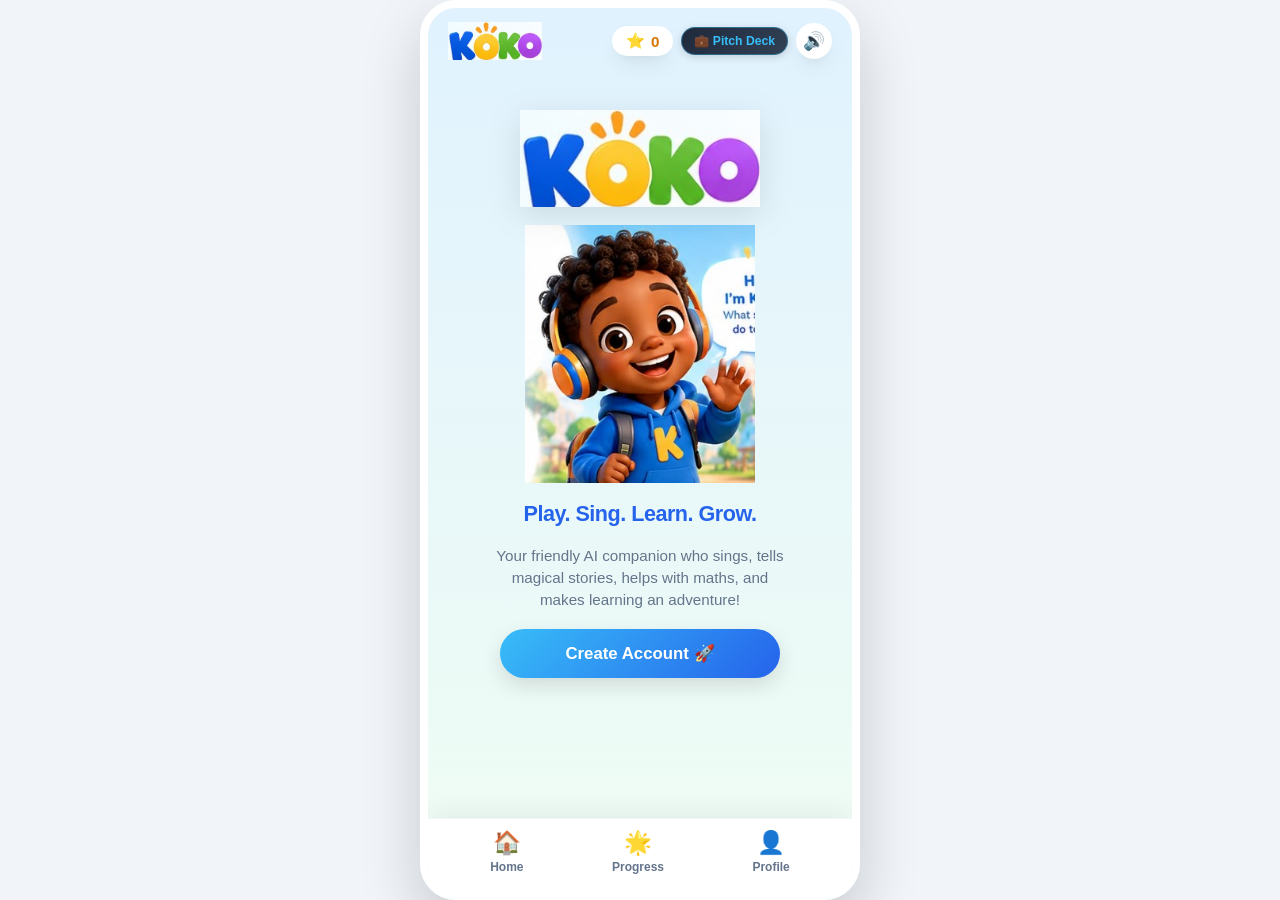
<file: index.html>
<!DOCTYPE html>
<html lang="en">
<head>
  <meta charset="UTF-8">
  <meta name="viewport" content="width=device-width, initial-scale=1.0, maximum-scale=1.0, user-scalable=no">
  <title>KOKO: Play. Sing. Learn. Grow. - AI Friend for Kids</title>
  <link rel="stylesheet" href="koko.css">
  <link rel="manifest" href="manifest.json">
  <link rel="icon" href="assets/koko_happy.png">
  <meta name="theme-color" content="#38bdf8">
</head>
<body>

  <!-- Confetti Celebration Overlay -->
  <div id="confettiOverlay"></div>

  <!-- Mobile Phone Container -->
  <main class="app-container">

    <!-- Top Status Bar -->
    <header class="app-header">
      <div class="brand-badge" onclick="kokoApp.showScreen('screenHome')" style="cursor: pointer;">
        <img src="assets/koko_logo.png" alt="KOKO" class="brand-logo-img">
      </div>
      <div style="display: flex; gap: 8px; align-items: center;">
        <div class="user-star-pill">
          <span>⭐</span>
          <span class="star-count">0</span>
        </div>
        <button class="investor-pill-btn" onclick="kokoApp.openInvestorPortal()" title="Investor Deck & Live Unit Economics">💼 Pitch Deck</button>
        <button id="btnToggleSound" class="btn-sound-toggle" title="Sound Toggle">🔊</button>
      </div>
    </header>

    <!-- App Content Scrollable Views -->
    <div class="app-content">

      <!-- SCREEN 1: SPLASH SCREEN -->
      <section id="screenSplash" class="app-screen active">
        <div class="splash-content">
          <img src="assets/koko_logo.png" alt="Koko" class="splash-logo">
          <img src="assets/koko_hero.png" alt="Koko waving" class="splash-hero-img">
          <h1 class="splash-tagline">Play. Sing. Learn. Grow.</h1>
          <p class="splash-desc">
            Your friendly AI companion who sings, tells magical stories, helps with maths, and makes learning an adventure!
          </p>
          <button class="btn-bubble btn-bubble-blue" style="width: 100%; max-width: 280px;" onclick="kokoApp.showScreen('screenOnboarding')">
            Create Account 🚀
          </button>
        </div>
      </section>

      <!-- SCREEN 2: ONBOARDING / ACCOUNT SETUP (CLEAN AS NEW) -->
      <section id="screenOnboarding" class="app-screen">
        <div class="header-back-row">
          <button class="btn-back-circle" onclick="kokoApp.showScreen('screenSplash')">◀</button>
          <h3>Welcome to KOKO! 👋</h3>
        </div>

        <div class="onboard-card">
          <p style="font-size: 0.95rem; color: var(--text-muted);">
            Let's set up your child's profile! Recording begins immediately.
          </p>

          <div class="form-group">
            <label class="form-label">What is your child's name?</label>
            <input type="text" id="onboardNameInput" class="form-input" placeholder="e.g. David, Amara, Chidi" value="David">
          </div>

          <div class="form-group">
            <label class="form-label">How old is your child?</label>
            <select id="onboardAgeSelect" class="form-input">
              <option value="5">Age 5 (Early Learner)</option>
              <option value="6">Age 6 (Starter)</option>
              <option value="7" selected>Age 7 (Explorer)</option>
              <option value="8">Age 8 (Junior Champ)</option>
              <option value="9">Age 9 (Adventurer)</option>
              <option value="10">Age 10 (Master)</option>
            </select>
          </div>

          <div class="form-group">
            <label class="form-label">Choose Koko's mood for you:</label>
            <div class="avatar-selector-row">
              <div class="onboard-avatar-opt selected" data-src="assets/koko_happy.png" onclick="kokoApp.selectOnboardAvatar('assets/koko_happy.png')">
                <img src="assets/koko_happy.png" alt="Happy Koko">
              </div>
              <div class="onboard-avatar-opt" data-src="assets/koko_thinking.png" onclick="kokoApp.selectOnboardAvatar('assets/koko_thinking.png')">
                <img src="assets/koko_thinking.png" alt="Thinking Koko">
              </div>
              <div class="onboard-avatar-opt" data-src="assets/koko_excited.png" onclick="kokoApp.selectOnboardAvatar('assets/koko_excited.png')">
                <img src="assets/koko_excited.png" alt="Excited Koko">
              </div>
            </div>
          </div>

          <div class="form-group">
            <label class="form-label">Set Parent PIN (4 digits for Parent Zone):</label>
            <input type="password" id="onboardPinInput" class="form-input" maxlength="4" value="1234">
            <span style="font-size: 0.78rem; color: var(--text-muted);">Default PIN is 1234.</span>
          </div>

          <button class="btn-bubble btn-bubble-blue" style="width: 100%; margin-top: 10px;" onclick="kokoApp.finishOnboarding()">
            Start Adventure! ✨
          </button>
        </div>
      </section>

      <!-- SCREEN 3: HOME SCREEN -->
      <section id="screenHome" class="app-screen">
        <div class="home-greeting-card">
          <div class="home-avatar-circle">
            <img src="assets/koko_happy.png" class="koko-dynamic-avatar" alt="Koko">
          </div>
          <div class="home-greeting-text">
            <h2>Hi <span class="child-name-text">David</span>! 👋</h2>
            <p>What would you like to do today?</p>
          </div>
        </div>

        <!-- Daily Goal & Streak Banner -->
        <div class="streak-goal-card">
          <div class="streak-left">
            <div class="streak-title">Today's Adventure ⏱️ <span id="todayGoalText">0 / 10 mins</span></div>
            <div class="streak-bar-bg">
              <div id="todayGoalProgress" class="streak-bar-fill" style="width: 0%;"></div>
            </div>
          </div>
          <div class="streak-badge">
            <span id="streakDaysVal">1 day streak</span> 🔥
          </div>
        </div>

        <!-- 6 Main Big Action Buttons -->
        <div class="home-tiles-grid">
          <button class="home-tile tile-sing" onclick="kokoApp.showScreen('screenSing')">
            <span class="tile-icon">🎵</span>
            <span class="tile-label">Sing</span>
          </button>

          <button class="home-tile tile-maths" onclick="kokoApp.showScreen('screenMaths')">
            <span class="tile-icon">🧮</span>
            <span class="tile-label">Maths</span>
          </button>

          <button class="home-tile tile-story" onclick="kokoApp.showScreen('screenStory')">
            <span class="tile-icon">📖</span>
            <span class="tile-label">Story</span>
          </button>

          <button class="home-tile tile-play" onclick="kokoApp.showScreen('screenPlay')">
            <span class="tile-icon">🎮</span>
            <span class="tile-label">Play</span>
          </button>

          <button class="home-tile tile-quiz" onclick="kokoApp.showScreen('screenQuiz')">
            <span class="tile-icon">🧠</span>
            <span class="tile-label">Quiz</span>
          </button>

          <button class="home-tile tile-talk" onclick="kokoApp.showScreen('screenTalk')">
            <span class="tile-icon">💬</span>
            <span class="tile-label">Talk</span>
          </button>
        </div>

        <!-- High-Value Commercial Feature: Homework Snap & Step-by-Step Solver -->
        <div class="homework-banner" onclick="kokoApp.showScreen('screenHomework')">
          <div style="display: flex; align-items: center; gap: 12px;">
            <span style="font-size: 2.2rem;">📷</span>
            <div>
              <h4 style="font-size: 1.02rem; font-weight: 800; margin-bottom: 2px;">Homework Snap & Solve</h4>
              <p style="font-size: 0.8rem; opacity: 0.95;">AI Camera • Socratic Step-by-Step Help</p>
            </div>
          </div>
          <span style="font-size: 1.3rem;">✨</span>
        </div>

        <!-- African Cultural Languages Banner -->
        <div class="culture-banner" onclick="kokoApp.showScreen('screenLanguage')">
          <div class="culture-info">
            <h4>🇳🇬 Learn African Languages!</h4>
            <p>Igbo • Yoruba • Hausa • Nigerian Pidgin</p>
          </div>
          <span style="font-size: 1.8rem;">🌍</span>
        </div>

        <!-- Commercial Monetization: Premium Family Plan Banner -->
        <div class="premium-banner" onclick="kokoApp.openSubscriptionModal()">
          <div style="display: flex; align-items: center; gap: 10px;">
            <span style="font-size: 2rem;">⭐</span>
            <div>
              <h4 style="font-size: 0.98rem; font-weight: 800; margin-bottom: 2px;">Upgrade to Koko Premium</h4>
              <p style="font-size: 0.78rem; opacity: 0.95;">Unlimited Voice, Homework Snap & Songs (₦3,500/mo)</p>
            </div>
          </div>
          <button class="btn-bubble" style="background: #ffffff; color: #ea580c; padding: 6px 14px; font-size: 0.8rem;">Upgrade</button>
        </div>
      </section>

      <!-- SCREEN 4: TALK TO KOKO (VOICE CONVERSATION) -->
      <section id="screenTalk" class="app-screen">
        <div class="header-back-row">
          <button class="btn-back-circle" onclick="kokoApp.showScreen('screenHome')">◀</button>
          <h3>Talk to Koko 💬</h3>
        </div>

        <div class="koko-head-hero">
          <img src="assets/koko_happy.png" class="koko-dynamic-avatar" alt="Koko animated face">
        </div>

        <div class="chat-history-box" id="chatMessages"></div>

        <!-- Voice Sound Waves -->
        <div class="voice-wave-container" id="voiceWaveAnim">
          <div class="voice-wave-bar"></div>
          <div class="voice-wave-bar"></div>
          <div class="voice-wave-bar"></div>
          <div class="voice-wave-bar"></div>
          <div class="voice-wave-bar"></div>
        </div>

        <!-- Big Mic Button -->
        <div class="mic-action-center">
          <button id="micButton" class="btn-big-mic" onclick="kokoApp.toggleMicrophone()" title="Tap to Speak">
            🎙️
          </button>
          <span class="mic-label">Tap to Talk to Koko</span>
        </div>

        <!-- Quick Suggestions Pills -->
        <div class="song-pills-row" style="margin-top: 6px;">
          <button class="song-pill-btn" onclick="kokoApp.sendChatMessage('Koko, I am bored!')">I'm bored! 🥱</button>
          <button class="song-pill-btn" onclick="kokoApp.sendChatMessage('Sing me a dinosaur song!')">Sing a dino song 🦖</button>
          <button class="song-pill-btn" onclick="kokoApp.sendChatMessage('What is 25 plus 37?')">25 + 37? 🧮</button>
          <button class="song-pill-btn" onclick="kokoApp.sendChatMessage('Teach me Igbo words')">Teach me Igbo 🟢</button>
        </div>

        <!-- Text Input Fallback -->
        <div class="chat-input-bar">
          <input type="text" id="chatTextInput" class="chat-input" placeholder="Type a message or question...">
          <button id="chatSendBtn" class="btn-send">Send</button>
        </div>
      </section>

      <!-- SCREEN 5: SINGING WITH KOKO -->
      <section id="screenSing" class="app-screen">
        <div class="header-back-row">
          <button class="btn-back-circle" onclick="kokoApp.showScreen('screenHome')">◀</button>
          <h3>Sing with Koko 🎵</h3>
        </div>

        <!-- Song Category Selector Pills (All 8 Categories) -->
        <div class="song-pills-row" id="songPills"></div>

        <div class="song-player-card">
          <img src="assets/koko_singing.png" id="singingKokoImg" class="singer-koko-img" alt="Koko singing">
          <h2 id="songTitle">The Amazing Me</h2>
          <p style="font-size: 0.85rem; color: var(--text-muted);">
            <span id="songCategory">Fun Songs</span> • <span id="songAuthor">Original • Koko</span>
          </p>

          <!-- Playback Controls (Previous, Play/Pause, Next) -->
          <div class="player-controls-row">
            <button class="btn-player-step" onclick="kokoApp.prevSong()" title="Previous Song">⏮️</button>
            <button id="btnPlaySong" class="btn-bubble btn-bubble-pink" style="min-width: 170px;" onclick="kokoApp.toggleSongPlay()">
              ▶️ Sing Together
            </button>
            <button class="btn-player-step" onclick="kokoApp.nextSong()" title="Next Song">⏭️</button>
          </div>

          <!-- Synchronized Karaoke Lyrics -->
          <div class="karaoke-lyrics-box" id="karaokeLyrics"></div>
        </div>
      </section>

      <!-- SCREEN 6: MATHS ACTIVITY -->
      <section id="screenMaths" class="app-screen">
        <div class="header-back-row">
          <button class="btn-back-circle" onclick="kokoApp.showScreen('screenHome')">◀</button>
          <h3>Maths with Koko 🧮</h3>
        </div>

        <!-- 3 Maths Age Levels -->
        <div class="song-pills-row">
          <button class="song-pill-btn math-level-pill active" onclick="kokoApp.selectMathLevel(0)">Ages 5–6</button>
          <button class="song-pill-btn math-level-pill" onclick="kokoApp.selectMathLevel(1)">Ages 7–8</button>
          <button class="song-pill-btn math-level-pill" onclick="kokoApp.selectMathLevel(2)">Ages 9–10</button>
        </div>

        <div class="activity-card">
          <div style="display: flex; justify-content: space-between; align-items: center;">
            <span class="user-star-pill" style="font-size: 0.8rem;" id="mathLevelBadge">Level 1: Starters</span>
            <span style="font-size: 0.82rem; font-weight: 700; color: var(--text-muted);" id="mathProgressText">Question 1 of 4</span>
          </div>

          <h2 style="font-size: 1.15rem; color: #1e293b;" id="mathPrompt"></h2>

          <!-- Visual Representation -->
          <div class="math-visual-display" id="mathVisual"></div>

          <!-- Choice Mode -->
          <div id="mathChoiceBox">
            <div class="math-options-grid" id="mathOptions"></div>
          </div>

          <!-- Typed Answer Mode -->
          <div id="mathTypedBox" style="display: none; flex-direction: column; gap: 8px;">
            <div class="math-typed-row">
              <input type="number" id="mathTypedInput" class="math-typed-input" placeholder="Type answer...">
              <button class="btn-bubble btn-bubble-green" onclick="kokoApp.checkTypedMathAnswer()">Submit</button>
            </div>
          </div>

          <div style="display: flex; justify-content: space-between; gap: 8px;">
            <!-- Socratic Hint Button -->
            <button class="btn-bubble btn-bubble-blue" style="font-size: 0.85rem; padding: 10px 14px;" onclick="kokoApp.showMathHint()">
              💡 "What should we do first?"
            </button>
            <!-- Toggle Mode -->
            <button id="btnToggleMathMode" class="song-pill-btn" onclick="kokoApp.toggleMathInputMode()">
              Type My Answer ⌨️
            </button>
          </div>

          <!-- Feedback Box -->
          <div id="mathFeedback" class="feedback-box" style="display: none;"></div>
        </div>
      </section>

      <!-- SCREEN 7: STORY WORLD -->
      <section id="screenStory" class="app-screen">
        <div class="header-back-row">
          <button class="btn-back-circle" onclick="kokoApp.showScreen('screenHome')">◀</button>
          <h3>Story World 📖</h3>
        </div>

        <div class="song-pills-row">
          <button class="song-pill-btn active" onclick="kokoApp.switchStory(0)">🚀 Space</button>
          <button class="song-pill-btn" onclick="kokoApp.switchStory(1)">🦁 African Adventure</button>
          <button class="song-pill-btn" onclick="kokoApp.switchStory(2)">✨ Magic</button>
        </div>

        <div class="story-book-card">
          <div style="display: flex; justify-content: space-between; align-items: center;">
            <h2 id="storyTitle" style="font-size: 1.25rem;">The Brave Little Girl</h2>
            <span class="user-star-pill" style="font-size: 0.8rem;" id="storyCategory">Space</span>
          </div>

          <p class="story-narrative-text" id="storyNarrative"></p>

          <h4 style="font-size: 0.92rem; color: var(--text-muted); margin-top: 6px;">What should happen next?</h4>
          <div class="story-choices-container" id="storyChoices"></div>
        </div>

        <!-- Dynamic AI Story Generator Card -->
        <div class="activity-card" style="margin-top: 14px; background: #fff5f5; border: 2px dashed #f43f5e;">
          <div style="display: flex; justify-content: space-between; align-items: center;">
            <h3 style="font-size: 1.05rem; color: #be123c;">✨ Create Your Own AI Story</h3>
            <span class="user-star-pill" style="font-size: 0.75rem;">AI Powered</span>
          </div>
          <p style="font-size: 0.82rem; color: #881337;">Choose a hero, setting, animal friend, and moral lesson:</p>

          <div style="display: flex; flex-direction: column; gap: 8px; margin-top: 6px;">
            <div>
              <label style="font-size: 0.78rem; font-weight: 700; color: #475569;">Hero's Name:</label>
              <input type="text" id="storyHeroInput" class="onboard-input" value="Amara" style="margin-top: 2px;">
            </div>

            <div style="display: grid; grid-template-columns: 1fr 1fr; gap: 8px;">
              <div>
                <label style="font-size: 0.78rem; font-weight: 700; color: #475569;">Animal Friend:</label>
                <select id="storyAnimalSelect" class="onboard-input" style="margin-top: 2px; padding: 8px 10px; font-size: 0.82rem;">
                  <option value="clever cheetah">🐆 Clever Cheetah</option>
                  <option value="wise tortoise">🐢 Wise Tortoise</option>
                  <option value="singing parrot">🦜 Singing Parrot</option>
                  <option value="brave lion cub">🦁 Lion Cub</option>
                </select>
              </div>
              <div>
                <label style="font-size: 0.78rem; font-weight: 700; color: #475569;">Setting:</label>
                <select id="storyLocationSelect" class="onboard-input" style="margin-top: 2px; padding: 8px 10px; font-size: 0.82rem;">
                  <option value="in the magical forests of Calabar">🌳 Calabar Forest</option>
                  <option value="at the bustling market of Lagos">🏙️ Lagos City</option>
                  <option value="near Victoria Falls">🌊 Victoria Falls</option>
                  <option value="by the Sahara dunes">🏜️ Sahara Dunes</option>
                </select>
              </div>
            </div>

            <div>
              <label style="font-size: 0.78rem; font-weight: 700; color: #475569;">Moral Lesson:</label>
              <select id="storyLessonSelect" class="onboard-input" style="margin-top: 2px; padding: 8px 10px; font-size: 0.82rem;">
                <option value="kindness and sharing">❤️ Kindness & Sharing</option>
                <option value="courage to try new things">🦁 Bravery & Courage</option>
                <option value="honesty and truth">🌟 Honesty & Truth</option>
                <option value="saving and diligence">💰 Saving & Diligence</option>
              </select>
            </div>

            <button class="btn-bubble btn-bubble-pink" style="width: 100%; margin-top: 4px;" onclick="kokoApp.generateCustomAIStory()">
              ✨ Generate Interactive AI Story
            </button>
          </div>
        </div>
      </section>

      <!-- SCREEN 8: 3 MINI GAMES -->
      <section id="screenPlay" class="app-screen">
        <div class="header-back-row">
          <button class="btn-back-circle" onclick="kokoApp.showScreen('screenHome')">◀</button>
          <h3>Mini Games 🎮</h3>
        </div>

        <!-- 3 Specified Games: Banana Math, Word Detective, Memory Match -->
        <div class="song-pills-row">
          <button class="song-pill-btn game-tab-btn active" data-game="bananaMath" onclick="kokoApp.selectGameTab('bananaMath')">Banana Math 🍌</button>
          <button class="song-pill-btn game-tab-btn" data-game="wordDetective" onclick="kokoApp.selectGameTab('wordDetective')">Word Detective 🔎</button>
          <button class="song-pill-btn game-tab-btn" data-game="memoryMatch" onclick="kokoApp.selectGameTab('memoryMatch')">Memory Match 🎴</button>
        </div>

        <!-- 1. Banana Math Card -->
        <div id="bananaMathCard" class="activity-card">
          <h2>Banana Math 🍌</h2>
          <img src="assets/game_monkey.png" class="illustration-img" alt="Monkey">
          <p id="bananaStory" style="font-size: 1rem; line-height: 1.5; color: #1e293b;"></p>
          <h4 id="bananaQuestion" style="font-size: 1.05rem; color: var(--primary-blue);"></h4>
          <div class="game-options-container" id="bananaOptions"></div>
          <div id="bananaFeedback" class="feedback-box" style="display: none;"></div>
        </div>

        <!-- 2. Word Detective Card -->
        <div id="wordDetectiveCard" class="activity-card" style="display: none;">
          <h2>Word Detective 🔎</h2>
          <p id="detectiveClue" style="font-size: 1.05rem; line-height: 1.5; color: #1e293b;"></p>
          <div class="game-options-container" id="detectiveOptions"></div>
          <div id="detectiveFeedback" class="feedback-box" style="display: none;"></div>
        </div>

        <!-- 3. Memory Match Card -->
        <div id="memoryMatchCard" class="activity-card" style="display: none;">
          <h2>Memory Match 🎴</h2>
          <p style="font-size: 0.95rem; color: var(--text-muted);">Tap any card to flip it and find matching pairs!</p>
          <div class="memory-grid" id="memoryGrid"></div>
          <div id="memoryFeedback" class="feedback-box feedback-correct" style="display: none;"></div>
        </div>
      </section>

      <!-- SCREEN 9: KOKO QUIZ -->
      <section id="screenQuiz" class="app-screen">
        <div class="header-back-row">
          <button class="btn-back-circle" onclick="kokoApp.showScreen('screenHome')">◀</button>
          <h3>Koko Quiz 🧠</h3>
        </div>

        <div class="activity-card">
          <img id="quizIllustration" src="assets/quiz_elephant.png" class="illustration-img" alt="Quiz Illustration">
          <h2 id="quizQuestion" style="font-size: 1.2rem; text-align: center; color: #1e293b;">Which animal is the largest?</h2>
          <div class="game-options-container" id="quizOptions"></div>
          <div id="quizFeedback" class="feedback-box" style="display: none;"></div>
        </div>
      </section>

      <!-- SCREEN 10: AFRICAN LANGUAGES -->
      <section id="screenLanguage" class="app-screen">
        <div class="header-back-row">
          <button class="btn-back-circle" onclick="kokoApp.showScreen('screenHome')">◀</button>
          <h3 id="langTitle">Learn Igbo 🟢</h3>
        </div>

        <div class="song-pills-row" id="langTabs"></div>

        <div class="lang-flashcard">
          <div style="font-size: 3rem;">💧</div>
          <div class="lang-word-native" id="langCardNative">Mmiri</div>
          <div class="lang-word-phonetic" id="langCardPhonetic">Say it: "M-mee-ree"</div>
          <div class="lang-word-english" id="langCardEnglish">Water</div>

          <button class="btn-bubble btn-bubble-green" style="margin-top: 10px;" onclick="kokoApp.speakCurrentWord()">
            🔊 Pronounce Word
          </button>
        </div>

        <button class="btn-bubble btn-bubble-blue" style="width: 100%; margin-top: 12px;" onclick="kokoApp.nextLangWord()">
          Next Word ➡️ (+1 ⭐)
        </button>
      </section>

      <!-- SCREEN 11: CHILD PROGRESS (CHILD'S ROOM) -->
      <section id="screenChildProgress" class="app-screen">
        <div class="header-back-row">
          <button class="btn-back-circle" onclick="kokoApp.showScreen('screenHome')">◀</button>
          <h3>My Adventure Progress 🌟</h3>
        </div>

        <div class="child-progress-hero">
          <div class="trophy-big">🏆</div>
          <h2 id="childLevelTitle">Star Cadet</h2>
          <p style="font-size: 0.95rem; font-weight: 700; color: #92400e;">
            <span id="childTotalStars">0</span> Stars Collected • <span id="childStreak">1 Day Streak 🔥</span>
          </p>
          <div class="streak-bar-bg" style="width: 180px; height: 10px; margin-top: 6px;">
            <div id="childLevelBar" class="streak-bar-fill" style="width: 0%;"></div>
          </div>
        </div>

        <h3 style="font-size: 1.05rem; margin-top: 6px;">My Badges 🎖️</h3>
        <div class="badges-grid" id="childBadgesGrid"></div>
      </section>

      <!-- SCREEN 12: CHILD PROFILE VIEW -->
      <section id="screenChildProfile" class="app-screen">
        <div class="header-back-row">
          <button class="btn-back-circle" onclick="kokoApp.showScreen('screenHome')">◀</button>
          <h3>My Profile 👤</h3>
        </div>

        <div class="child-profile-card">
          <div class="profile-avatar-circle">
            <img src="assets/koko_happy.png" class="koko-dynamic-avatar" alt="Koko">
          </div>
          <h2 id="profileChildName">David</h2>
          <p style="font-size: 0.9rem; color: var(--text-muted); font-weight: 700;">
            <span id="profileChildAge">Age 7</span> • <span id="profileChildLevel">Star Cadet</span> • <span id="profileChildStars">0 Stars</span>
          </p>

          <button class="btn-bubble btn-bubble-blue" style="width: 100%; margin-top: 6px;" onclick="kokoApp.showScreen('screenOnboarding')">
            ✏️ Edit Profile
          </button>
        </div>

        <!-- Separate Protected Parent Zone Card -->
        <div class="parent-zone-entry-card" onclick="kokoApp.showScreen('screenParentPin')">
          <div>
            <h4 style="font-size: 1rem; color: #5b21b6; font-weight: 800;">🔒 Parent Zone</h4>
            <p style="font-size: 0.8rem; color: #6d28d9;">Weekly progress, AI insights & controls (PIN protected)</p>
          </div>
          <span style="font-size: 1.6rem;">🔐</span>
        </div>
      </section>

      <!-- SCREEN 13: PARENT PIN GATE -->
      <section id="screenParentPin" class="app-screen">
        <div class="header-back-row">
          <button class="btn-back-circle" onclick="kokoApp.showScreen('screenChildProfile')">◀</button>
          <h3>Parent Access 🔐</h3>
        </div>

        <div class="pin-pad-container">
          <p style="font-size: 0.95rem; color: var(--text-muted); text-align: center;">
            Please enter your 4-digit PIN to access parent settings & progress reports.
          </p>

          <div class="pin-dots-row">
            <div class="pin-dot"></div>
            <div class="pin-dot"></div>
            <div class="pin-dot"></div>
            <div class="pin-dot"></div>
          </div>

          <p id="pinError" style="font-size: 0.85rem; color: #ef4444; height: 18px;"></p>

          <div class="pin-keypad">
            <button class="pin-btn" onclick="kokoApp.pressPinDigit('1')">1</button>
            <button class="pin-btn" onclick="kokoApp.pressPinDigit('2')">2</button>
            <button class="pin-btn" onclick="kokoApp.pressPinDigit('3')">3</button>
            <button class="pin-btn" onclick="kokoApp.pressPinDigit('4')">4</button>
            <button class="pin-btn" onclick="kokoApp.pressPinDigit('5')">5</button>
            <button class="pin-btn" onclick="kokoApp.pressPinDigit('6')">6</button>
            <button class="pin-btn" onclick="kokoApp.pressPinDigit('7')">7</button>
            <button class="pin-btn" onclick="kokoApp.pressPinDigit('8')">8</button>
            <button class="pin-btn" onclick="kokoApp.pressPinDigit('9')">9</button>
            <button class="pin-btn" style="font-size: 1rem;" onclick="kokoApp.clearPin()">⌫</button>
            <button class="pin-btn" onclick="kokoApp.pressPinDigit('0')">0</button>
            <button class="pin-btn" style="font-size: 1rem; color: #10b981;" onclick="kokoApp.showScreen('screenParentDashboard')">✓</button>
          </div>

          <span style="font-size: 0.78rem; color: #94a3b8;">Default PIN: 1234</span>
        </div>
      </section>

      <!-- SCREEN 14: PARENT DASHBOARD & CONTROLS -->
      <section id="screenParentDashboard" class="app-screen">
        <div class="header-back-row">
          <button class="btn-back-circle" onclick="kokoApp.showScreen('screenChildProfile')">◀</button>
          <h3>Parent Dashboard 👨‍👩‍👧</h3>
        </div>

        <div class="parent-dashboard-card">
          <div style="display: flex; justify-content: space-between; align-items: center;">
            <h3 id="parentChildName">David's Progress</h3>
            <span class="user-star-pill" style="font-size: 0.75rem;">Active Plan</span>
          </div>

          <!-- Live Recorded Telemetry (Clean As New) -->
          <div class="metric-grid">
            <div class="metric-box">
              <div class="metric-val" id="parentTime">0m</div>
              <div class="metric-lbl">Learning Time</div>
            </div>
            <div class="metric-box">
              <div class="metric-val" id="parentSongs">0</div>
              <div class="metric-lbl">Songs Played</div>
            </div>
            <div class="metric-box">
              <div class="metric-val" id="parentStories">0</div>
              <div class="metric-lbl">Stories Read</div>
            </div>
            <div class="metric-box">
              <div class="metric-val" id="parentActivities">0</div>
              <div class="metric-lbl">Activities Done</div>
            </div>
          </div>

          <h4 style="font-size: 0.95rem; margin-top: 6px;">Live Subject Mastery</h4>

          <div class="subject-bar-row">
            <div class="subject-bar-header"><span>🧮 Maths</span><span id="valMath">0%</span></div>
            <div class="subject-bar-bg"><div id="progMath" class="subject-bar-fill" style="width: 0%;"></div></div>
          </div>

          <div class="subject-bar-row">
            <div class="subject-bar-header"><span>📚 Reading & Vocab</span><span id="valRead">0%</span></div>
            <div class="subject-bar-bg"><div id="progRead" class="subject-bar-fill" style="width: 0%; background: #a855f7;"></div></div>
          </div>

          <div class="subject-bar-row">
            <div class="subject-bar-header"><span>🧠 Problem Solving</span><span id="valSolve">0%</span></div>
            <div class="subject-bar-bg"><div id="progSolve" class="subject-bar-fill" style="width: 0%; background: #10b981;"></div></div>
          </div>

          <div class="subject-bar-row">
            <div class="subject-bar-header"><span>🎨 Creativity & Song</span><span id="valCreate">0%</span></div>
            <div class="subject-bar-bg"><div id="progCreate" class="subject-bar-fill" style="width: 0%; background: #f59e0b;"></div></div>
          </div>

          <!-- Live AI Insights Box -->
          <div class="ai-insight-box">
            🌟 <strong>Koko's AI Learning Insight:</strong>
            <p id="aiInsightText" style="margin-top: 4px;">
              David has just started! Koko recommends beginning with a friendly 5-minute song or Level 1 math counting.
            </p>
          </div>

          <h4 style="font-size: 0.95rem; margin-top: 8px;">Parental Controls 🛡️</h4>
          <div style="display: flex; justify-content: space-between; font-size: 0.88rem; padding: 6px 0; border-bottom: 1px solid #f1f5f9;">
            <span>⏱️ Daily Usage Limit</span>
            <strong>2 Hours / Day</strong>
          </div>
          <div style="display: flex; justify-content: space-between; font-size: 0.88rem; padding: 6px 0; border-bottom: 1px solid #f1f5f9;">
            <span>🌙 Bedtime Lock</span>
            <strong>9:00 PM</strong>
          </div>
          <div style="display: flex; justify-content: space-between; font-size: 0.88rem; padding: 6px 0; border-bottom: 1px solid #f1f5f9;">
            <span>🎙️ Voice Chat Permissions</span>
            <strong style="color: #10b981;">Active (Safe Mode)</strong>
          </div>
          <div style="display: flex; justify-content: space-between; font-size: 0.88rem; padding: 6px 0; border-bottom: 1px solid #f1f5f9;">
            <span>🛡️ Child Safety Filter</span>
            <strong style="color: #10b981;">COPPA Compliant</strong>
          </div>

          <!-- Subscription Plan Status (Commercial Telemetry) -->
          <div style="background: #f0fdf4; border: 1px solid #bbf7d0; border-radius: var(--radius-md); padding: 12px; margin-top: 10px; display: flex; justify-content: space-between; align-items: center;">
            <div>
              <div style="font-size: 0.76rem; color: #166534; font-weight: 700;">SUBSCRIPTION PLAN</div>
              <div style="font-size: 0.95rem; font-weight: 800; color: #15803d;" id="parentPlanDisplay">Free Starter</div>
            </div>
            <button class="btn-bubble btn-bubble-green" style="font-size: 0.8rem; padding: 6px 14px;" onclick="kokoApp.openSubscriptionModal()">Upgrade ⚡</button>
          </div>

          <!-- Investor Pitch Deck & Live Unit Economics Room -->
          <button class="btn-bubble" style="width: 100%; margin-top: 10px; font-size: 0.9rem; background: #1e293b; color: #38bdf8; border: 1px solid #38bdf8;" onclick="kokoApp.openInvestorPortal()">
            💼 Investor Deck & Unit Economics Room
          </button>

          <!-- Reset Account Button to Start Clean As New Anytime -->
          <button class="btn-bubble btn-bubble-red" style="width: 100%; margin-top: 10px; font-size: 0.9rem;" onclick="kokoApp.resetAccount()">
            🔄 Wipe & Start Clean As New Account
          </button>
        </div>
      </section>

      <!-- SCREEN 15: 📷 HOMEWORK SNAP & STEP-BY-STEP SOLVER (COMMERCIAL FEATURE) -->
      <section id="screenHomework" class="app-screen">
        <div class="header-back-row">
          <button class="btn-back-circle" onclick="kokoApp.showScreen('screenHome')">◀</button>
          <h3>Homework Snap & Solve 📷</h3>
        </div>

        <p style="font-size: 0.85rem; color: var(--text-muted); margin-bottom: 6px;">
          Select a sample problem or snap your homework:
        </p>

        <!-- Sample Problem Pills -->
        <div class="song-pills-row">
          <button class="hw-sample-pill active" onclick="kokoApp.selectHomeworkSample(0)">1. Fractions & Word Problem</button>
          <button class="hw-sample-pill" onclick="kokoApp.selectHomeworkSample(1)">2. 2-Digit Addition (Regrouping)</button>
        </div>

        <!-- Simulated Camera Scan Box with Laser Line -->
        <div id="hwScanBox" class="hw-scan-box" style="margin-top: 10px;">
          <div style="display: flex; justify-content: space-between; align-items: center;">
            <span class="user-star-pill" style="font-size: 0.75rem; background: rgba(56, 189, 248, 0.2); color: #38bdf8;" id="hwQuestionSubject">Maths</span>
            <button class="btn-bubble btn-bubble-blue" style="font-size: 0.75rem; padding: 6px 12px;" onclick="kokoApp.triggerHomeworkCamera()">📸 Snap Photo</button>
          </div>

          <h3 id="hwQuestionTitle" style="font-size: 1.05rem; color: #ffffff; margin-top: 4px;">Primary 3 Fractions & Word Problem</h3>
          <p id="hwQuestionText" style="font-size: 0.9rem; color: #cbd5e1; line-height: 1.5; background: rgba(255,255,255,0.06); padding: 12px; border-radius: 8px; border-left: 3px solid #38bdf8;">
            Kemi picked 24 juicy oranges in her garden. She gave 1/4 of the oranges to her younger brother, and 6 oranges to her favorite teacher. How many oranges does Kemi have left?
          </p>
          <span style="font-size: 0.74rem; color: #94a3b8; display: flex; align-items: center; gap: 4px;">
            🤖 AI Vision: OCR extraction clean • Socratic Guidance Mode Active
          </span>
        </div>

        <!-- Socratic Step-by-Step Solver Container -->
        <div id="hwStepContainer" class="activity-card" style="margin-top: 12px;">
          <div style="display: flex; justify-content: space-between; align-items: center;">
            <span class="user-star-pill" style="font-size: 0.8rem; background: #e0e7ff; color: #4338ca;">Koko's Step-by-Step Guide</span>
            <span id="hwStepProgressText" style="font-size: 0.82rem; font-weight: 700; color: var(--text-muted);">Step 1 of 3</span>
          </div>

          <h3 id="hwStepPrompt" style="font-size: 1.15rem; color: #1e293b; margin: 10px 0;">What is 1/4 of 24 oranges?</h3>

          <div id="hwStepOptions" class="math-options-grid"></div>

          <div id="hwStepFeedback" class="feedback-box" style="display: none; margin-top: 12px;"></div>
        </div>
      </section>

    </div>

    <!-- MODAL 1: 💳 COMMERCIAL PAYWALL MODAL -->
    <div id="paywallModal" class="full-modal-overlay" style="display: none;">
      <div class="full-modal-card">
        <button class="modal-close-btn" onclick="kokoApp.closeSubscriptionModal()">✕</button>

        <div style="text-align: center;">
          <span style="font-size: 2.5rem;">⭐</span>
          <h2 style="font-size: 1.35rem; color: #1e293b; margin-top: 4px;">Upgrade to Koko Premium</h2>
          <p style="font-size: 0.85rem; color: var(--text-muted);">
            Give your child unlimited AI learning, homework solving, and cultural pride!
          </p>
        </div>

        <!-- Plan Comparison Cards -->
        <div style="display: flex; flex-direction: column; gap: 12px;">
          <div class="pricing-plan-card">
            <div style="display: flex; justify-content: space-between; align-items: center;">
              <h4>Starter (Free)</h4>
              <span style="font-weight: 800; color: #64748b;">₦0</span>
            </div>
            <ul class="plan-feature-list">
              <li>3 Songs & 1 Story per day</li>
              <li>5 Maths practice questions</li>
              <li>Basic chat responses</li>
            </ul>
          </div>

          <div class="pricing-plan-card featured">
            <div style="display: flex; justify-content: space-between; align-items: center;">
              <h4>Premium Monthly</h4>
              <span class="plan-price-tag">₦3,500 <span style="font-size: 0.8rem; font-weight: normal; color: #64748b;">/ mo</span></span>
            </div>
            <ul class="plan-feature-list">
              <li>✨ Unlimited AI Voice Conversations</li>
              <li>📷 Unlimited AI Camera Homework Snap & Step Solver</li>
              <li>🌍 All African Languages (Igbo, Yoruba, Hausa, Pidgin)</li>
              <li>🎵 All 8 Song Categories & Offline Audio</li>
              <li>📊 Weekly Parent Diagnostic Reports & AI Insights</li>
            </ul>
            <button class="btn-bubble btn-bubble-blue" style="width: 100%; margin-top: 6px;" onclick="kokoApp.openPaystackCheckout('monthly')">
              Subscribe Monthly (₦3,500/mo) 🚀
            </button>
          </div>

          <div class="pricing-plan-card" style="border-color: #10b981; background: #f0fdf4;">
            <div style="display: flex; justify-content: space-between; align-items: center;">
              <div>
                <h4 style="color: #065f46;">Premium Annual</h4>
                <span style="font-size: 0.72rem; background: #dcfce7; color: #15803d; padding: 2px 6px; border-radius: 4px; font-weight: 800;">SAVE 25%</span>
              </div>
              <span class="plan-price-tag" style="color: #059669;">₦31,500 <span style="font-size: 0.8rem; font-weight: normal; color: #64748b;">/ yr</span></span>
            </div>
            <ul class="plan-feature-list">
              <li>⭐ All Monthly Features Included</li>
              <li>🎁 2 Months Free (Save ₦10,500)</li>
              <li>👨‍👩‍👧 Multiple Children Profiles (Up to 3 kids)</li>
            </ul>
            <button class="btn-bubble btn-bubble-green" style="width: 100%; margin-top: 6px;" onclick="kokoApp.openPaystackCheckout('annual')">
              Save 25% with Annual (₦31,500/yr) 🌟
            </button>
          </div>
        </div>

        <div style="text-align: center; font-size: 0.76rem; color: #94a3b8;">
          🔒 Cancel anytime • 7-day money-back guarantee • Secured by Paystack
        </div>
      </div>
    </div>

    <!-- MODAL 2: 💳 AUTHENTIC AFRICAN FINTECH PAYSTACK CHECKOUT -->
    <div id="paystackCheckoutModal" class="full-modal-overlay" style="display: none;">
      <div class="full-modal-card">
        <button class="modal-close-btn" onclick="kokoApp.closePaystackCheckout()">✕</button>

        <div class="paystack-header-badge">
          <span class="paystack-logo">paystack</span>
          <span style="font-size: 0.75rem; background: #e0f2fe; color: #0369a1; padding: 4px 8px; border-radius: 4px; font-weight: 700;">
            🔒 Secured 256-Bit
          </span>
        </div>

        <div>
          <div style="font-size: 0.8rem; color: var(--text-muted);">Amount Due:</div>
          <div id="checkoutAmountText" style="font-size: 1.45rem; font-weight: 900; color: #0f172a;">₦3,500 / month</div>
          <div style="font-size: 0.8rem; color: #64748b;">Merchant: KOKO African Kids AI</div>
        </div>

        <div class="paystack-payment-methods">
          <button class="pay-method-btn active">💳 Card</button>
          <button class="pay-method-btn">🏦 Transfer</button>
          <button class="pay-method-btn">📱 USSD / MoMo</button>
        </div>

        <div style="display: flex; flex-direction: column; gap: 10px; margin-top: 6px;">
          <div>
            <label style="font-size: 0.78rem; font-weight: 700; color: #475569;">Parent Email Address:</label>
            <input type="email" class="onboard-input" value="parent@family.africa" style="margin-top: 2px;">
          </div>

          <div>
            <label style="font-size: 0.78rem; font-weight: 700; color: #475569;">Card Number:</label>
            <input type="text" class="onboard-input" value="5399 4120 •••• 8821" style="margin-top: 2px; font-family: monospace;">
          </div>

          <div style="display: grid; grid-template-columns: 1fr 1fr; gap: 8px;">
            <div>
              <label style="font-size: 0.78rem; font-weight: 700; color: #475569;">Valid Till:</label>
              <input type="text" class="onboard-input" value="12 / 28" style="margin-top: 2px; text-align: center;">
            </div>
            <div>
              <label style="font-size: 0.78rem; font-weight: 700; color: #475569;">CVV:</label>
              <input type="password" class="onboard-input" value="321" style="margin-top: 2px; text-align: center;">
            </div>
          </div>

          <button id="btnConfirmPaystack" class="btn-bubble btn-bubble-green" style="width: 100%; margin-top: 8px; font-size: 1rem;" onclick="kokoApp.processPaystackPayment()">
            Pay with Paystack 🔒
          </button>
        </div>
      </div>
    </div>

    <!-- MODAL 3: 💼 INVESTOR DECK & LIVE UNIT ECONOMICS TELEMETRY -->
    <div id="investorPortalModal" class="full-modal-overlay" style="display: none;">
      <div class="full-modal-card" style="max-width: 480px;">
        <button class="modal-close-btn" onclick="kokoApp.closeInvestorPortal()">✕</button>

        <div class="investor-stat-hero">
          <div style="display: flex; justify-content: space-between; align-items: center;">
            <h2 style="font-size: 1.25rem; font-weight: 900; color: #ffffff;">🚀 KOKO Investment Thesis</h2>
            <span style="font-size: 0.75rem; background: #059669; color: #ffffff; padding: 2px 8px; border-radius: 4px; font-weight: 800;">SEED STAGE</span>
          </div>
          <p style="font-size: 0.82rem; color: #94a3b8; line-height: 1.4;">
            The first culturally native AI companion & Socratic homework engine for Africa's 120M demographic boom.
          </p>
        </div>

        <!-- Key Unit Economics Grid -->
        <h4 style="font-size: 0.95rem; margin-top: 4px;">Unit Economics & Financial Moat</h4>
        <div class="investor-kpi-grid">
          <div class="investor-kpi-box">
            <div class="kpi-num">19.8x</div>
            <div class="kpi-label">LTV / CAC Ratio</div>
          </div>
          <div class="investor-kpi-box">
            <div class="kpi-num">₦28,700</div>
            <div class="kpi-label">Customer Lifetime Value ($18.80)</div>
          </div>
          <div class="investor-kpi-box">
            <div class="kpi-num">₦1,450</div>
            <div class="kpi-label">CAC via School PTA Networks</div>
          </div>
          <div class="investor-kpi-box">
            <div class="kpi-num">82.5%</div>
            <div class="kpi-label">Gross Margin (Edge Voice + Caching)</div>
          </div>
        </div>

        <!-- Market Size TAM SAM SOM -->
        <h4 style="font-size: 0.95rem; margin-top: 4px;">Market Opportunity (TAM / SAM / SOM)</h4>
        <div style="background: #f8fafc; border: 1px solid #e2e8f0; border-radius: var(--radius-md); padding: 12px; font-size: 0.8rem; display: flex; flex-direction: column; gap: 6px;">
          <div><strong>TAM: $4.2B</strong> — 120M African children in formal primary education.</div>
          <div><strong>SAM: $850M</strong> — 28M smartphone-connected middle-class households (Nigeria, Kenya, Ghana, SA).</div>
          <div><strong>SOM: $42M ARR</strong> — 300k paying subscribers by Year 3 at ₦3,500/mo.</div>
        </div>

        <!-- Cohort Retention Curve -->
        <h4 style="font-size: 0.95rem; margin-top: 4px;">Product Stickiness & Cohort Retention</h4>
        <div style="display: flex; flex-direction: column; gap: 8px;">
          <div class="cohort-bar-row">
            <span style="width: 55px;">Day 1:</span>
            <div class="cohort-bar-bg"><div class="cohort-bar-fill" style="width: 78.4%;"></div></div>
            <span>78.4%</span>
          </div>
          <div class="cohort-bar-row">
            <span style="width: 55px;">Day 7:</span>
            <div class="cohort-bar-bg"><div class="cohort-bar-fill" style="width: 63.8%;"></div></div>
            <span>63.8%</span>
          </div>
          <div class="cohort-bar-row">
            <span style="width: 55px;">Day 30:</span>
            <div class="cohort-bar-bg"><div class="cohort-bar-fill" style="width: 48.6%;"></div></div>
            <span>48.6%</span>
          </div>
          <div class="cohort-bar-row">
            <span style="width: 55px;">Month 3:</span>
            <div class="cohort-bar-bg"><div class="cohort-bar-fill" style="width: 41.2%;"></div></div>
            <span>41.2%</span>
          </div>
        </div>

        <!-- Safety & Regulatory Moat -->
        <h4 style="font-size: 0.95rem; margin-top: 4px;">Defensibility & Safety Moat</h4>
        <div style="font-size: 0.78rem; color: #475569; line-height: 1.5; background: #f0fdf4; border: 1px solid #bbf7d0; border-radius: var(--radius-md); padding: 10px;">
          ✅ <strong>NDPR & COPPA Compliant:</strong> Zero biometric storage, strictly sandboxed child conversational agents.<br>
          ✅ <strong>Proprietary Cultural Dataset:</strong> Authentic African folklore, regional accents, localized STEM word problems.<br>
          ✅ <strong>Hardware-Independent:</strong> Lightweight Progressive Web App runs smoothly on low-bandwidth Android devices.
        </div>

        <div style="display: flex; gap: 8px; margin-top: 4px;">
          <button class="btn-bubble btn-bubble-blue" style="flex: 1; font-size: 0.85rem;" onclick="kokoApp.showToast('📥 Investor memo saved to clipboard!')">
            📥 Copy Deal Memo
          </button>
          <button class="btn-bubble btn-bubble-green" style="flex: 1; font-size: 0.85rem;" onclick="kokoApp.openSubscriptionModal()">
            Test Paywall Flow 💳
          </button>
        </div>
      </div>
    </div>

    <!-- Bottom Navigation Bar (Home, Progress, Profile) -->
    <nav class="app-bottom-nav">
      <button class="nav-btn active" data-screen="screenHome" onclick="kokoApp.showScreen('screenHome')">
        <span class="nav-icon">🏠</span>
        <span>Home</span>
      </button>

      <button class="nav-btn" data-screen="screenChildProgress" onclick="kokoApp.showScreen('screenChildProgress')">
        <span class="nav-icon">🌟</span>
        <span>Progress</span>
      </button>

      <button class="nav-btn" data-screen="screenChildProfile" onclick="kokoApp.showScreen('screenChildProfile')">
        <span class="nav-icon">👤</span>
        <span>Profile</span>
      </button>
    </nav>

  </main>

  <!-- Scripts -->
  <script src="koko-data.js"></script>
  <script src="koko-audio.js"></script>
  <script src="koko-app.js"></script>
</body>
</html>
</file>
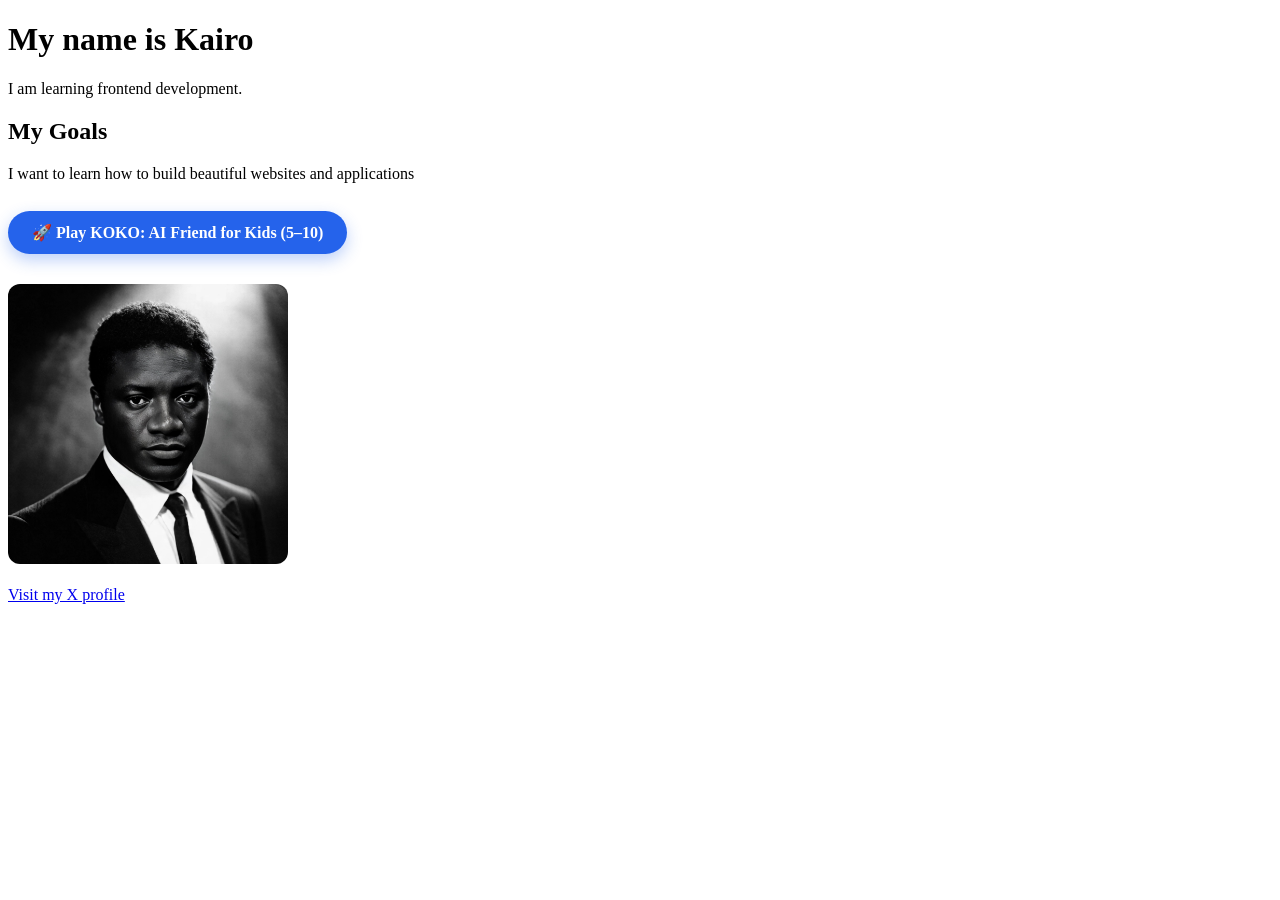
<file: Kairo.html>
<!DOCTYPE html>
<html>
    <head>
      <title>kairo's website</title>
    </head>

    <body>
        <h1>My name is Kairo</h1>

            <p>I am learning frontend development.</p>

            <h2>My Goals</h2>

            <p>I want to learn how to build beautiful websites and applications</p>
        
            <a href="index.html" style="display:inline-block; padding:12px 24px; background:#2563eb; color:#fff; text-decoration:none; border-radius:30px; font-weight:bold; margin:12px 0; box-shadow:0 6px 16px rgba(37,99,235,0.3);">🚀 Play KOKO: AI Friend for Kids (5–10)</a>

            <br><br>
            <img src="kairo.jpg.jpeg" alt="Kairo" style="max-width:280px; border-radius:12px;">
            <br><br>

            <a href="https://x.com/Chilotete">Visit my X profile</a>
    </body>
</html>
</file>
<file: koko.css>
/* KOKO: Play. Sing. Learn. Grow. - CSS Design System */

:root {
  --primary-blue: #2563eb;
  --sky-blue: #38bdf8;
  --sun-yellow: #facc15;
  --coral-pink: #f43f5e;
  --emerald-green: #10b981;
  --royal-purple: #8b5cf6;
  --orange-accent: #f97316;
  --bg-gradient: linear-gradient(180deg, #e0f2fe 0%, #f0fdf4 100%);
  --card-bg: #ffffff;
  --text-dark: #0f172a;
  --text-muted: #64748b;
  --radius-xl: 28px;
  --radius-lg: 20px;
  --radius-md: 14px;
  --radius-full: 9999px;
  --shadow-soft: 0 10px 25px -5px rgba(0, 0, 0, 0.08), 0 8px 10px -6px rgba(0, 0, 0, 0.05);
  --shadow-card: 0 14px 30px rgba(37, 99, 235, 0.12);
  --font-family: 'Fredoka', -apple-system, BlinkMacSystemFont, "Segoe UI", Roboto, "Quicksand", sans-serif;
}

* {
  box-sizing: border-box;
  margin: 0;
  padding: 0;
  -webkit-tap-highlight-color: transparent;
  user-select: none;
}

body {
  font-family: var(--font-family);
  background: #f1f5f9;
  color: var(--text-dark);
  min-height: 100vh;
  display: flex;
  justify-content: center;
  align-items: center;
  overflow-x: hidden;
}

/* APP SHELL / MOBILE FRAME ON DESKTOP */
.app-container {
  width: 100%;
  max-width: 440px;
  height: 100vh;
  max-height: 920px;
  background: var(--bg-gradient);
  display: flex;
  flex-direction: column;
  position: relative;
  overflow: hidden;
  box-shadow: 0 25px 60px rgba(0, 0, 0, 0.18);
  border-radius: 36px;
  border: 8px solid #ffffff;
}

@media (max-width: 480px) {
  .app-container {
    max-width: 100%;
    height: 100vh;
    max-height: 100vh;
    border-radius: 0;
    border: none;
  }
}

/* TOP STATUS BAR */
.app-header {
  padding: 14px 20px 8px 20px;
  display: flex;
  justify-content: space-between;
  align-items: center;
  z-index: 20;
}

.brand-badge {
  display: flex;
  align-items: center;
  gap: 8px;
}

.brand-logo-img {
  height: 38px;
  object-fit: contain;
}

.user-star-pill {
  background: #ffffff;
  padding: 6px 14px;
  border-radius: var(--radius-full);
  display: flex;
  align-items: center;
  gap: 6px;
  box-shadow: var(--shadow-soft);
  font-weight: 800;
  color: #d97706;
  font-size: 0.95rem;
}

.btn-sound-toggle {
  background: #ffffff;
  border: none;
  border-radius: var(--radius-full);
  width: 36px;
  height: 36px;
  display: flex;
  align-items: center;
  justify-content: center;
  cursor: pointer;
  box-shadow: var(--shadow-soft);
  font-size: 1.1rem;
}

/* APP SCREENS & SCROLLBAR HIDING */
.app-content {
  flex: 1;
  overflow-y: auto;
  padding: 12px 18px 90px 18px;
  position: relative;
  scrollbar-width: none; /* Firefox */
  -ms-overflow-style: none; /* IE/Edge */
}

.app-content::-webkit-scrollbar {
  display: none; /* Chrome/Safari */
}

.app-screen {
  display: none;
  flex-direction: column;
  gap: 16px;
  animation: screenFadeIn 0.35s cubic-bezier(0.16, 1, 0.3, 1);
}

.app-screen.active {
  display: flex;
}

@keyframes screenFadeIn {
  from { opacity: 0; transform: translateY(12px); }
  to { opacity: 1; transform: translateY(0); }
}

/* 1. SPLASH SCREEN */
.splash-content {
  display: flex;
  flex-direction: column;
  align-items: center;
  text-align: center;
  justify-content: center;
  height: 100%;
  padding-top: 30px;
  gap: 18px;
}

.splash-logo {
  max-width: 240px;
  filter: drop-shadow(0 8px 16px rgba(0, 0, 0, 0.1));
}

.splash-hero-img {
  width: 230px;
  animation: heroFloat 3.5s ease-in-out infinite;
}

@keyframes heroFloat {
  0%, 100% { transform: translateY(0) rotate(0deg); }
  50% { transform: translateY(-12px) rotate(1.5deg); }
}

.splash-tagline {
  font-size: 1.35rem;
  font-weight: 800;
  color: var(--primary-blue);
  letter-spacing: -0.5px;
}

.splash-desc {
  font-size: 0.95rem;
  color: var(--text-muted);
  line-height: 1.45;
  max-width: 300px;
}

/* ONBOARDING SCREEN */
.onboard-card {
  background: #ffffff;
  border-radius: var(--radius-xl);
  padding: 24px 20px;
  box-shadow: var(--shadow-card);
  display: flex;
  flex-direction: column;
  gap: 18px;
}

.form-group {
  display: flex;
  flex-direction: column;
  gap: 8px;
}

.form-label {
  font-size: 0.92rem;
  font-weight: 800;
  color: #1e293b;
}

.form-input {
  border: 2px solid #e2e8f0;
  padding: 14px 18px;
  border-radius: var(--radius-lg);
  font-size: 1.05rem;
  font-family: inherit;
  outline: none;
  font-weight: 600;
  transition: border-color 0.2s;
}

.form-input:focus {
  border-color: var(--primary-blue);
}

.avatar-selector-row {
  display: flex;
  justify-content: space-around;
  gap: 10px;
}

.onboard-avatar-opt {
  width: 68px;
  height: 68px;
  border-radius: var(--radius-full);
  border: 3px solid #e2e8f0;
  padding: 4px;
  cursor: pointer;
  transition: all 0.2s;
}

.onboard-avatar-opt.selected {
  border-color: var(--primary-blue);
  transform: scale(1.1);
  box-shadow: 0 4px 14px rgba(37, 99, 235, 0.3);
}

.onboard-avatar-opt img {
  width: 100%;
  height: 100%;
  object-fit: cover;
  border-radius: var(--radius-full);
}

/* 2. HOME SCREEN */
.home-greeting-card {
  background: linear-gradient(135deg, #ffffff 0%, #f0f9ff 100%);
  border-radius: var(--radius-lg);
  padding: 16px 18px;
  display: flex;
  align-items: center;
  gap: 14px;
  box-shadow: var(--shadow-card);
}

.home-avatar-circle {
  width: 58px;
  height: 58px;
  border-radius: var(--radius-full);
  border: 3px solid #38bdf8;
  overflow: hidden;
  background: #ffffff;
  display: flex;
  align-items: center;
  justify-content: center;
}

.home-avatar-circle img {
  width: 100%;
  height: 100%;
  object-fit: cover;
}

.home-greeting-text h2 {
  font-size: 1.25rem;
  font-weight: 800;
  color: #1e293b;
}

.home-greeting-text p {
  font-size: 0.88rem;
  color: var(--text-muted);
}

/* DAILY GOAL & STREAK SECTION */
.streak-goal-card {
  background: linear-gradient(135deg, #fff7ed 0%, #ffedd5 100%);
  border-radius: var(--radius-lg);
  padding: 14px 18px;
  display: flex;
  justify-content: space-between;
  align-items: center;
  box-shadow: var(--shadow-soft);
  border: 1px solid #fed7aa;
}

.streak-left {
  display: flex;
  flex-direction: column;
  gap: 4px;
}

.streak-title {
  font-size: 0.85rem;
  font-weight: 700;
  color: #c2410c;
}

.streak-bar-bg {
  width: 120px;
  height: 8px;
  background: #ffedd5;
  border-radius: 4px;
  border: 1px solid #fdba74;
  overflow: hidden;
}

.streak-bar-fill {
  height: 100%;
  background: linear-gradient(90deg, #f97316, #ea580c);
  border-radius: 4px;
  transition: width 0.3s ease;
}

.streak-badge {
  background: #ffffff;
  padding: 6px 12px;
  border-radius: var(--radius-full);
  font-weight: 800;
  font-size: 0.85rem;
  color: #ea580c;
  box-shadow: 0 4px 10px rgba(234, 88, 12, 0.15);
}

/* HOME 6 ACTION TILES */
.home-tiles-grid {
  display: grid;
  grid-template-columns: repeat(2, 1fr);
  gap: 14px;
}

.home-tile {
  background: #ffffff;
  border: none;
  border-radius: var(--radius-xl);
  padding: 20px 16px;
  display: flex;
  flex-direction: column;
  align-items: center;
  justify-content: center;
  gap: 8px;
  cursor: pointer;
  box-shadow: var(--shadow-card);
  transition: all 0.25s cubic-bezier(0.16, 1, 0.3, 1);
  color: #ffffff;
  font-family: inherit;
}

.home-tile:active {
  transform: scale(0.96);
}

.tile-icon {
  font-size: 2.3rem;
  filter: drop-shadow(0 4px 8px rgba(0, 0, 0, 0.15));
}

.tile-label {
  font-size: 1.15rem;
  font-weight: 800;
  letter-spacing: -0.3px;
}

.tile-sing { background: linear-gradient(135deg, #fb7185 0%, #e11d48 100%); }
.tile-maths { background: linear-gradient(135deg, #34d399 0%, #059669 100%); }
.tile-story { background: linear-gradient(135deg, #a78bfa 0%, #7c3aed 100%); }
.tile-play { background: linear-gradient(135deg, #fbbf24 0%, #d97706 100%); }
.tile-quiz { background: linear-gradient(135deg, #38bdf8 0%, #0284c7 100%); }
.tile-talk { background: linear-gradient(135deg, #2dd4bf 0%, #0d9488 100%); }

/* CULTURAL BANNER IN HOME */
.culture-banner {
  background: linear-gradient(135deg, #fef3c7 0%, #fde68a 100%);
  border-radius: var(--radius-lg);
  padding: 14px 18px;
  display: flex;
  align-items: center;
  justify-content: space-between;
  box-shadow: var(--shadow-soft);
  cursor: pointer;
}

.culture-info h4 {
  font-size: 0.95rem;
  font-weight: 800;
  color: #92400e;
}

.culture-info p {
  font-size: 0.8rem;
  color: #b45309;
}

/* 3. VOICE CONVERSATION SCREEN */
.koko-head-hero {
  display: flex;
  flex-direction: column;
  align-items: center;
  gap: 10px;
  padding: 6px 0;
}

.koko-head-hero img {
  width: 130px;
  height: 130px;
  border-radius: var(--radius-full);
  border: 4px solid #ffffff;
  box-shadow: var(--shadow-card);
  transition: transform 0.2s ease;
}

.koko-head-hero.talking img {
  animation: mouthTalk 0.4s ease-in-out infinite alternate;
}

@keyframes mouthTalk {
  from { transform: scale(1) translateY(0); }
  to { transform: scale(1.06) translateY(-4px); }
}

.chat-history-box {
  background: rgba(255, 255, 255, 0.7);
  backdrop-filter: blur(8px);
  border-radius: var(--radius-lg);
  padding: 16px;
  height: 220px;
  overflow-y: auto;
  display: flex;
  flex-direction: column;
  gap: 12px;
}

.chat-bubble {
  display: flex;
  align-items: flex-end;
  gap: 8px;
  max-width: 85%;
}

.chat-bubble-koko {
  align-self: flex-start;
}

.chat-bubble-child {
  align-self: flex-end;
  flex-direction: row-reverse;
}

.chat-avatar {
  width: 32px;
  height: 32px;
  border-radius: var(--radius-full);
}

.bubble-content {
  padding: 12px 16px;
  border-radius: 20px;
  font-size: 0.92rem;
  line-height: 1.4;
  font-weight: 600;
  box-shadow: var(--shadow-soft);
}

.chat-bubble-koko .bubble-content {
  background: #ffffff;
  color: #1e293b;
  border-bottom-left-radius: 4px;
}

.chat-bubble-child .bubble-content {
  background: var(--primary-blue);
  color: #ffffff;
  border-bottom-right-radius: 4px;
}

/* VOICE WAVE AUDIO VISUALIZER */
.voice-wave-container {
  display: flex;
  justify-content: center;
  align-items: center;
  gap: 6px;
  height: 32px;
}

.voice-wave-bar {
  width: 6px;
  height: 8px;
  background: var(--sky-blue);
  border-radius: 10px;
  transition: height 0.15s ease;
}

.voice-wave-container.listening .voice-wave-bar {
  background: #f43f5e;
  animation: wavePulse 0.6s ease-in-out infinite alternate;
}

.voice-wave-container.talking .voice-wave-bar {
  background: #10b981;
  animation: wavePulse 0.45s ease-in-out infinite alternate;
}

@keyframes wavePulse {
  0% { height: 6px; }
  100% { height: 28px; }
}

.voice-wave-container .voice-wave-bar:nth-child(2) { animation-delay: 0.1s; }
.voice-wave-container .voice-wave-bar:nth-child(3) { animation-delay: 0.2s; }
.voice-wave-container .voice-wave-bar:nth-child(4) { animation-delay: 0.15s; }
.voice-wave-container .voice-wave-bar:nth-child(5) { animation-delay: 0.25s; }

/* BIG MIC BUTTON */
.mic-action-center {
  display: flex;
  flex-direction: column;
  align-items: center;
  gap: 8px;
}

.btn-big-mic {
  width: 76px;
  height: 76px;
  border-radius: var(--radius-full);
  background: linear-gradient(135deg, #38bdf8 0%, #2563eb 100%);
  border: 4px solid #ffffff;
  color: #ffffff;
  font-size: 2rem;
  display: flex;
  align-items: center;
  justify-content: center;
  cursor: pointer;
  box-shadow: 0 12px 30px rgba(37, 99, 235, 0.4);
  transition: all 0.2s ease;
}

.btn-big-mic.listening {
  background: linear-gradient(135deg, #fb7185 0%, #e11d48 100%);
  box-shadow: 0 0 0 12px rgba(225, 29, 72, 0.25);
  animation: micPulse 1s infinite alternate;
}

@keyframes micPulse {
  from { transform: scale(1); }
  to { transform: scale(1.1); }
}

.mic-label {
  font-size: 0.85rem;
  font-weight: 700;
  color: var(--text-muted);
}

.chat-input-bar {
  display: flex;
  gap: 8px;
  margin-top: 4px;
}

.chat-input {
  flex: 1;
  border: none;
  background: #ffffff;
  padding: 12px 18px;
  border-radius: var(--radius-full);
  font-family: inherit;
  font-size: 0.92rem;
  box-shadow: var(--shadow-soft);
  outline: none;
}

.btn-send {
  background: var(--primary-blue);
  color: #ffffff;
  border: none;
  border-radius: var(--radius-full);
  padding: 0 18px;
  font-weight: 700;
  cursor: pointer;
}

/* 4. SINGING SCREEN & PLAYER */
.song-player-card {
  background: #ffffff;
  border-radius: var(--radius-xl);
  padding: 20px;
  display: flex;
  flex-direction: column;
  align-items: center;
  text-align: center;
  gap: 12px;
  box-shadow: var(--shadow-card);
}

.singer-koko-img {
  width: 130px;
  transition: transform 0.2s ease;
}

.singer-koko-img.bouncing {
  animation: danceBob 0.5s ease-in-out infinite alternate;
}

@keyframes danceBob {
  from { transform: rotate(-3deg) scale(0.98); }
  to { transform: rotate(3deg) scale(1.05); }
}

.player-controls-row {
  display: flex;
  align-items: center;
  justify-content: center;
  gap: 16px;
  width: 100%;
}

.btn-player-step {
  background: #f1f5f9;
  border: none;
  border-radius: var(--radius-full);
  width: 44px;
  height: 44px;
  font-size: 1.2rem;
  cursor: pointer;
  display: flex;
  align-items: center;
  justify-content: center;
}

.btn-player-step:active {
  background: #e2e8f0;
}

.karaoke-lyrics-box {
  background: #f8fafc;
  border-radius: var(--radius-md);
  padding: 14px;
  width: 100%;
  max-height: 120px;
  overflow-y: auto;
  display: flex;
  flex-direction: column;
  gap: 8px;
}

.lyric-line {
  font-size: 0.95rem;
  color: var(--text-muted);
  font-weight: 600;
  padding: 4px 8px;
  border-radius: 8px;
  transition: all 0.3s ease;
}

.lyric-line.active {
  background: #fef08a;
  color: #0f172a;
  font-size: 1.05rem;
  font-weight: 800;
  transform: scale(1.03);
}

.song-pills-row {
  display: flex;
  gap: 8px;
  overflow-x: auto;
  padding-bottom: 6px;
}

.song-pill-btn {
  background: #ffffff;
  border: 1px solid #e2e8f0;
  padding: 8px 16px;
  border-radius: var(--radius-full);
  font-size: 0.85rem;
  font-weight: 700;
  white-space: nowrap;
  cursor: pointer;
  color: var(--text-muted);
}

.song-pill-btn.active {
  background: var(--coral-pink);
  border-color: var(--coral-pink);
  color: #ffffff;
  box-shadow: 0 4px 12px rgba(244, 63, 94, 0.35);
}

/* 5. MATHS & ACTIVITY CARDS */
.activity-card {
  background: #ffffff;
  border-radius: var(--radius-xl);
  padding: 22px 18px;
  box-shadow: var(--shadow-card);
  display: flex;
  flex-direction: column;
  gap: 16px;
}

.math-visual-display {
  background: #f0fdf4;
  border: 2px dashed #86efac;
  border-radius: var(--radius-lg);
  padding: 14px;
  text-align: center;
  font-size: 1.25rem;
  line-height: 1.7;
}

.math-options-grid {
  display: grid;
  grid-template-columns: repeat(3, 1fr);
  gap: 10px;
}

.math-opt-btn {
  background: #f8fafc;
  border: 2px solid #e2e8f0;
  padding: 14px 10px;
  border-radius: var(--radius-lg);
  font-size: 1.3rem;
  font-weight: 800;
  color: var(--primary-blue);
  cursor: pointer;
  transition: all 0.2s ease;
  font-family: inherit;
}

.math-opt-btn:active {
  transform: scale(0.95);
  border-color: var(--primary-blue);
}

.math-typed-row {
  display: flex;
  gap: 8px;
}

.math-typed-input {
  flex: 1;
  border: 2px solid #e2e8f0;
  border-radius: var(--radius-lg);
  padding: 12px 16px;
  font-size: 1.3rem;
  font-weight: 800;
  font-family: inherit;
  text-align: center;
}

/* FEEDBACK BOXES */
.feedback-box {
  padding: 16px;
  border-radius: var(--radius-lg);
  font-size: 0.95rem;
  font-weight: 600;
  line-height: 1.45;
  animation: fadeIn 0.3s ease;
}

.feedback-correct {
  background: #ecfdf5;
  border: 2px solid #34d399;
  color: #065f46;
}

.feedback-try {
  background: #fffbeb;
  border: 2px solid #facc15;
  color: #92400e;
}

.feedback-hint {
  background: #eff6ff;
  border: 2px solid #60a5fa;
  color: #1e40af;
}

/* 6. STORY SCREEN */
.story-book-card {
  background: #ffffff;
  border-radius: var(--radius-xl);
  padding: 20px;
  box-shadow: var(--shadow-card);
  display: flex;
  flex-direction: column;
  gap: 14px;
}

.story-narrative-text {
  font-size: 1.05rem;
  line-height: 1.6;
  color: #1e293b;
  font-weight: 500;
  white-space: pre-line;
}

.story-choices-container {
  display: flex;
  flex-direction: column;
  gap: 10px;
  margin-top: 6px;
}

.story-choice-btn {
  background: #f8fafc;
  border: 2px solid #e2e8f0;
  padding: 14px 18px;
  border-radius: var(--radius-lg);
  font-size: 0.95rem;
  font-weight: 700;
  text-align: left;
  cursor: pointer;
  color: #1e293b;
  transition: all 0.2s ease;
  font-family: inherit;
}

.story-choice-btn:active {
  border-color: var(--royal-purple);
  background: #f5f3ff;
  transform: scale(0.98);
}

.story-lesson-box {
  background: #fdf4ff;
  border: 2px solid #d8b4fe;
  padding: 16px;
  border-radius: var(--radius-lg);
  color: #6b21a8;
  font-size: 1rem;
}

/* 7. MINI GAMES & MEMORY MATCH */
.game-options-container {
  display: flex;
  flex-direction: column;
  gap: 10px;
}

.game-opt-btn, .quiz-opt-btn {
  background: #ffffff;
  border: 2px solid #e2e8f0;
  padding: 16px 18px;
  border-radius: var(--radius-lg);
  font-size: 1.05rem;
  font-weight: 700;
  text-align: left;
  cursor: pointer;
  font-family: inherit;
  transition: all 0.2s ease;
}

.game-opt-btn:active, .quiz-opt-btn:active {
  border-color: var(--primary-blue);
  background: #f0f9ff;
  transform: scale(0.98);
}

.illustration-img {
  max-width: 130px;
  margin: 0 auto;
  border-radius: var(--radius-md);
  box-shadow: var(--shadow-soft);
}

/* MEMORY MATCH CARDS GRID */
.memory-grid {
  display: grid;
  grid-template-columns: repeat(3, 1fr);
  gap: 12px;
  margin: 12px 0;
}

.memory-card {
  aspect-ratio: 1;
  perspective: 1000px;
  cursor: pointer;
}

.memory-card-inner {
  position: relative;
  width: 100%;
  height: 100%;
  transform-style: preserve-3d;
  transition: transform 0.35s ease;
}

.memory-card.flipped .memory-card-inner {
  transform: rotateY(180deg);
}

.memory-card-front, .memory-card-back {
  position: absolute;
  width: 100%;
  height: 100%;
  backface-visibility: hidden;
  border-radius: var(--radius-lg);
  display: flex;
  align-items: center;
  justify-content: center;
  font-size: 2.2rem;
  box-shadow: var(--shadow-soft);
}

.memory-card-front {
  background: #ffffff;
  border: 3px solid #38bdf8;
  color: #38bdf8;
}

.memory-card-back {
  background: #fef08a;
  border: 3px solid #facc15;
  transform: rotateY(180deg);
}

/* 8. LANGUAGE CARDS */
.lang-flashcard {
  background: linear-gradient(135deg, #ffffff 0%, #f0fdf4 100%);
  border-radius: var(--radius-xl);
  padding: 28px 20px;
  text-align: center;
  box-shadow: var(--shadow-card);
  display: flex;
  flex-direction: column;
  align-items: center;
  gap: 12px;
}

.lang-word-native {
  font-size: 2.2rem;
  font-weight: 800;
  color: #059669;
}

.lang-word-phonetic {
  font-size: 1rem;
  color: var(--text-muted);
  font-style: italic;
}

.lang-word-english {
  font-size: 1.25rem;
  font-weight: 700;
  color: #1e293b;
}

/* 9. CHILD PROGRESS VIEW (CHILD ROOM) */
.child-progress-hero {
  background: linear-gradient(135deg, #fef3c7 0%, #fde68a 100%);
  border-radius: var(--radius-xl);
  padding: 20px;
  text-align: center;
  display: flex;
  flex-direction: column;
  align-items: center;
  gap: 8px;
  box-shadow: var(--shadow-card);
}

.trophy-big {
  font-size: 3.5rem;
  filter: drop-shadow(0 6px 12px rgba(245, 158, 11, 0.4));
}

.badges-grid {
  display: grid;
  grid-template-columns: repeat(2, 1fr);
  gap: 12px;
}

.badge-card {
  background: #ffffff;
  border-radius: var(--radius-lg);
  padding: 16px 12px;
  display: flex;
  flex-direction: column;
  align-items: center;
  text-align: center;
  gap: 6px;
  box-shadow: var(--shadow-soft);
  border: 2px solid #e2e8f0;
}

.badge-card.unlocked {
  border-color: #38bdf8;
  background: #f0f9ff;
}

.badge-card.locked {
  opacity: 0.6;
}

.badge-icon {
  font-size: 2.2rem;
}

.badge-title {
  font-size: 0.95rem;
  font-weight: 800;
  color: #1e293b;
}

.badge-status {
  font-size: 0.75rem;
  font-weight: 700;
  color: var(--text-muted);
}

/* 10. CHILD PROFILE VIEW */
.child-profile-card {
  background: #ffffff;
  border-radius: var(--radius-xl);
  padding: 24px;
  display: flex;
  flex-direction: column;
  align-items: center;
  text-align: center;
  gap: 14px;
  box-shadow: var(--shadow-card);
}

.profile-avatar-circle {
  width: 90px;
  height: 90px;
  border-radius: var(--radius-full);
  border: 4px solid #38bdf8;
  overflow: hidden;
  box-shadow: var(--shadow-soft);
}

.profile-avatar-circle img {
  width: 100%;
  height: 100%;
  object-fit: cover;
}

.parent-zone-entry-card {
  background: linear-gradient(135deg, #ede9fe 0%, #ddd6fe 100%);
  border-radius: var(--radius-lg);
  padding: 16px 20px;
  display: flex;
  justify-content: space-between;
  align-items: center;
  cursor: pointer;
  box-shadow: var(--shadow-soft);
  border: 1px solid #c4b5fd;
}

/* 11. PARENT DASHBOARD & PIN */
.pin-pad-container {
  display: flex;
  flex-direction: column;
  align-items: center;
  gap: 20px;
  padding: 20px 10px;
}

.pin-dots-row {
  display: flex;
  gap: 16px;
}

.pin-dot {
  width: 18px;
  height: 18px;
  border-radius: var(--radius-full);
  border: 2px solid #94a3b8;
  background: transparent;
  transition: all 0.2s ease;
}

.pin-dot.filled {
  background: var(--primary-blue);
  border-color: var(--primary-blue);
  transform: scale(1.15);
}

.pin-keypad {
  display: grid;
  grid-template-columns: repeat(3, 72px);
  gap: 14px;
}

.pin-btn {
  width: 72px;
  height: 72px;
  border-radius: var(--radius-full);
  background: #ffffff;
  border: none;
  font-size: 1.6rem;
  font-weight: 800;
  box-shadow: var(--shadow-soft);
  cursor: pointer;
  font-family: inherit;
}

.pin-btn:active {
  background: #e2e8f0;
}

/* PARENT METRICS */
.parent-dashboard-card {
  background: #ffffff;
  border-radius: var(--radius-xl);
  padding: 20px;
  box-shadow: var(--shadow-card);
  display: flex;
  flex-direction: column;
  gap: 16px;
}

.metric-grid {
  display: grid;
  grid-template-columns: repeat(2, 1fr);
  gap: 10px;
}

.metric-box {
  background: #f8fafc;
  padding: 12px;
  border-radius: var(--radius-md);
  text-align: center;
}

.metric-val {
  font-size: 1.3rem;
  font-weight: 800;
  color: var(--primary-blue);
}

.metric-lbl {
  font-size: 0.78rem;
  color: var(--text-muted);
}

.subject-bar-row {
  display: flex;
  flex-direction: column;
  gap: 4px;
}

.subject-bar-header {
  display: flex;
  justify-content: space-between;
  font-size: 0.85rem;
  font-weight: 700;
}

.subject-bar-bg {
  height: 8px;
  background: #e2e8f0;
  border-radius: 4px;
  overflow: hidden;
}

.subject-bar-fill {
  height: 100%;
  border-radius: 4px;
  background: linear-gradient(90deg, #38bdf8, #2563eb);
  transition: width 0.4s ease;
}

.ai-insight-box {
  background: #fef3c7;
  border-left: 4px solid #f59e0b;
  padding: 14px;
  border-radius: var(--radius-md);
  font-size: 0.88rem;
  line-height: 1.45;
  color: #78350f;
}

/* BUTTONS */
.btn-bubble {
  border: none;
  border-radius: var(--radius-full);
  padding: 14px 24px;
  font-size: 1.05rem;
  font-weight: 800;
  cursor: pointer;
  box-shadow: 0 8px 20px rgba(0, 0, 0, 0.12);
  display: inline-flex;
  align-items: center;
  justify-content: center;
  gap: 8px;
  font-family: inherit;
  transition: transform 0.15s ease;
}

.btn-bubble:active {
  transform: scale(0.96);
}

.btn-bubble-blue { background: linear-gradient(135deg, #38bdf8 0%, #2563eb 100%); color: #ffffff; }
.btn-bubble-green { background: linear-gradient(135deg, #34d399 0%, #059669 100%); color: #ffffff; }
.btn-bubble-pink { background: linear-gradient(135deg, #fb7185 0%, #e11d48 100%); color: #ffffff; }
.btn-bubble-purple { background: linear-gradient(135deg, #c084fc 0%, #7c3aed 100%); color: #ffffff; }
.btn-bubble-red { background: linear-gradient(135deg, #f87171 0%, #dc2626 100%); color: #ffffff; }

/* BOTTOM TAB NAVIGATION BAR */
.app-bottom-nav {
  position: absolute;
  bottom: 0;
  left: 0;
  right: 0;
  background: #ffffff;
  padding: 10px 18px 18px 18px;
  display: flex;
  justify-content: space-around;
  border-top: 1px solid #f1f5f9;
  box-shadow: 0 -8px 25px rgba(0, 0, 0, 0.05);
  z-index: 50;
}

.nav-btn {
  background: transparent;
  border: none;
  display: flex;
  flex-direction: column;
  align-items: center;
  gap: 4px;
  cursor: pointer;
  color: var(--text-muted);
  font-size: 0.75rem;
  font-weight: 700;
  font-family: inherit;
}

.nav-icon {
  font-size: 1.4rem;
  transition: transform 0.2s ease;
}

.nav-btn.active {
  color: var(--primary-blue);
}

.nav-btn.active .nav-icon {
  transform: scale(1.15) translateY(-2px);
}

/* TOAST NOTIFICATION */
.koko-toast {
  position: fixed;
  top: 24px;
  left: 50%;
  transform: translateX(-50%) translateY(-20px);
  background: rgba(15, 23, 42, 0.95);
  color: #ffffff;
  padding: 12px 22px;
  border-radius: var(--radius-full);
  font-size: 0.92rem;
  font-weight: 700;
  box-shadow: 0 10px 25px rgba(0, 0, 0, 0.3);
  z-index: 2000;
  opacity: 0;
  transition: all 0.3s ease;
  pointer-events: none;
}

.koko-toast.visible {
  opacity: 1;
  transform: translateX(-50%) translateY(0);
}

/* CONFETTI OVERLAY */
#confettiOverlay {
  position: absolute;
  top: 0;
  left: 0;
  right: 0;
  bottom: 0;
  pointer-events: none;
  z-index: 1000;
  overflow: hidden;
  display: none;
}

#confettiOverlay.active {
  display: block;
}

.confetti-piece {
  position: absolute;
  top: -20px;
  width: 10px;
  height: 14px;
  border-radius: 3px;
  animation: confettiFall 2s ease-out forwards;
}

@keyframes confettiFall {
  0% { transform: translateY(0) rotate(0deg); opacity: 1; }
  100% { transform: translateY(850px) rotate(720deg); opacity: 0; }
}

.header-back-row {
  display: flex;
  align-items: center;
  gap: 12px;
}

.btn-back-circle {
  background: #ffffff;
  border: none;
  border-radius: var(--radius-full);
  width: 38px;
  height: 38px;
  display: flex;
  align-items: center;
  justify-content: center;
  font-size: 1.1rem;
  cursor: pointer;
  box-shadow: var(--shadow-soft);
}

.mt-3 { margin-top: 12px; }

/* 📷 HOMEWORK SNAP & AI SCANNER STYLES */
.hw-scanner-card {
  background: #ffffff;
  border-radius: var(--radius-xl);
  padding: 18px;
  box-shadow: var(--shadow-card);
  display: flex;
  flex-direction: column;
  gap: 14px;
}

.hw-scan-box {
  background: #0f172a;
  color: #ffffff;
  border-radius: var(--radius-lg);
  padding: 20px;
  position: relative;
  overflow: hidden;
  border: 2px dashed #38bdf8;
  display: flex;
  flex-direction: column;
  gap: 8px;
}

.hw-scan-box.scanning::after {
  content: '';
  position: absolute;
  top: 0;
  left: 0;
  right: 0;
  height: 4px;
  background: #38bdf8;
  box-shadow: 0 0 15px #38bdf8;
  animation: laserScan 0.7s ease-in-out;
}

@keyframes laserScan {
  0% { top: 0; }
  50% { top: 90%; }
  100% { top: 0; }
}

.hw-sample-pill {
  background: #f1f5f9;
  border: 1px solid #cbd5e1;
  border-radius: var(--radius-full);
  padding: 6px 14px;
  font-size: 0.8rem;
  font-weight: 700;
  cursor: pointer;
  white-space: nowrap;
}

.hw-sample-pill.active {
  background: var(--primary-blue);
  color: #ffffff;
  border-color: var(--primary-blue);
}

/* 💳 MODALS (PAYWALL, PAYSTACK, INVESTOR) */
.full-modal-overlay {
  position: fixed;
  top: 0;
  left: 0;
  right: 0;
  bottom: 0;
  background: rgba(15, 23, 42, 0.8);
  backdrop-filter: blur(10px);
  z-index: 5000;
  display: flex;
  justify-content: center;
  align-items: center;
  padding: 16px;
  animation: fadeIn 0.25s ease;
}

.full-modal-card {
  background: #ffffff;
  border-radius: var(--radius-xl);
  width: 100%;
  max-width: 420px;
  max-height: 90vh;
  overflow-y: auto;
  padding: 24px;
  box-shadow: 0 25px 60px rgba(0, 0, 0, 0.4);
  display: flex;
  flex-direction: column;
  gap: 16px;
  position: relative;
}

.modal-close-btn {
  position: absolute;
  top: 18px;
  right: 18px;
  background: #f1f5f9;
  border: none;
  width: 32px;
  height: 32px;
  border-radius: var(--radius-full);
  font-size: 1.2rem;
  font-weight: 800;
  cursor: pointer;
  display: flex;
  align-items: center;
  justify-content: center;
}

/* PAYSTACK FORM */
.paystack-header-badge {
  display: flex;
  align-items: center;
  justify-content: space-between;
  padding-bottom: 12px;
  border-bottom: 1px solid #e2e8f0;
}

.paystack-logo {
  font-weight: 900;
  color: #0ba4db;
  font-size: 1.25rem;
  letter-spacing: -0.5px;
}

.paystack-payment-methods {
  display: flex;
  gap: 8px;
  margin-top: 6px;
}

.pay-method-btn {
  flex: 1;
  padding: 8px;
  font-size: 0.78rem;
  font-weight: 700;
  border: 1px solid #e2e8f0;
  border-radius: var(--radius-md);
  background: #f8fafc;
  cursor: pointer;
}

.pay-method-btn.active {
  border-color: #0ba4db;
  background: #e0f2fe;
  color: #0369a1;
}

/* 💼 INVESTOR PORTAL STYLES */
.investor-stat-hero {
  background: linear-gradient(135deg, #1e293b 0%, #0f172a 100%);
  color: #ffffff;
  border-radius: var(--radius-lg);
  padding: 16px;
  display: flex;
  flex-direction: column;
  gap: 8px;
}

.investor-kpi-grid {
  display: grid;
  grid-template-columns: repeat(2, 1fr);
  gap: 10px;
}

.investor-kpi-box {
  background: #f8fafc;
  border: 1px solid #e2e8f0;
  border-radius: var(--radius-md);
  padding: 12px;
  text-align: center;
}

.kpi-num {
  font-size: 1.25rem;
  font-weight: 900;
  color: #059669;
}

.kpi-label {
  font-size: 0.75rem;
  color: var(--text-muted);
  font-weight: 600;
}

.cohort-bar-row {
  display: flex;
  align-items: center;
  gap: 8px;
  font-size: 0.8rem;
  font-weight: 700;
}

.cohort-bar-bg {
  flex: 1;
  height: 8px;
  background: #e2e8f0;
  border-radius: 4px;
  overflow: hidden;
}

.cohort-bar-fill {
  height: 100%;
  background: linear-gradient(90deg, #10b981, #059669);
  border-radius: 4px;
}

.investor-pill-btn {
  background: linear-gradient(135deg, #1e293b, #334155);
  color: #38bdf8;
  border: 1px solid rgba(56, 189, 248, 0.4);
  padding: 6px 12px;
  border-radius: var(--radius-full);
  font-size: 0.76rem;
  font-weight: 800;
  cursor: pointer;
  display: inline-flex;
  align-items: center;
  gap: 4px;
  box-shadow: 0 2px 8px rgba(0,0,0,0.15);
  transition: all 0.2s ease;
}

.investor-pill-btn:hover {
  transform: translateY(-1px);
  box-shadow: 0 4px 12px rgba(56, 189, 248, 0.3);
}

.homework-banner {
  background: linear-gradient(135deg, #6366f1 0%, #4f46e5 100%);
  color: #ffffff;
  border-radius: var(--radius-lg);
  padding: 14px 18px;
  display: flex;
  justify-content: space-between;
  align-items: center;
  cursor: pointer;
  box-shadow: 0 8px 24px rgba(79, 70, 229, 0.25);
  transition: transform 0.2s ease;
  margin-top: 10px;
}

.homework-banner:hover {
  transform: translateY(-2px);
}

.premium-banner {
  background: linear-gradient(135deg, #f59e0b 0%, #ea580c 100%);
  color: #ffffff;
  border-radius: var(--radius-lg);
  padding: 14px 18px;
  display: flex;
  justify-content: space-between;
  align-items: center;
  cursor: pointer;
  box-shadow: 0 8px 24px rgba(234, 88, 12, 0.25);
  transition: transform 0.2s ease;
  margin-top: 10px;
}

.premium-banner:hover {
  transform: translateY(-2px);
}

.pricing-plan-card {
  border: 2px solid #e2e8f0;
  border-radius: var(--radius-lg);
  padding: 16px;
  display: flex;
  flex-direction: column;
  gap: 8px;
  transition: all 0.2s ease;
}

.pricing-plan-card.featured {
  border-color: #38bdf8;
  background: #f0f9ff;
  box-shadow: 0 8px 20px rgba(56, 189, 248, 0.2);
}

.pricing-plan-card h4 {
  margin: 0;
  font-size: 1.05rem;
  color: #1e293b;
}

.plan-price-tag {
  font-size: 1.35rem;
  font-weight: 900;
  color: #0284c7;
}

.plan-feature-list {
  list-style: none;
  padding: 0;
  margin: 6px 0;
  display: flex;
  flex-direction: column;
  gap: 4px;
  font-size: 0.82rem;
  color: #475569;
}

.plan-feature-list li::before {
  content: "✓ ";
  color: #10b981;
  font-weight: bold;
}
</file>
